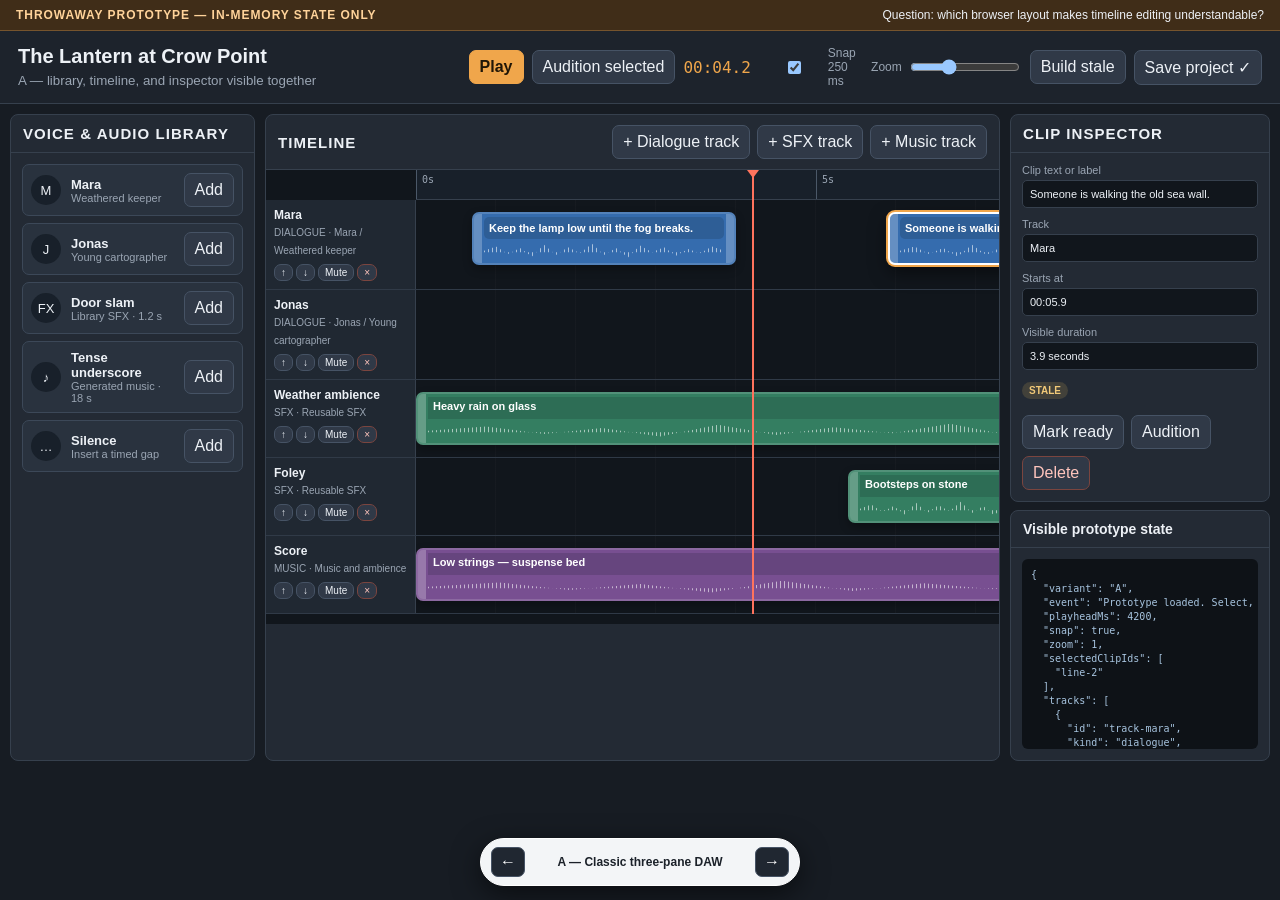
<file: internal/demo/static/story-builder-prototype.html>
<!doctype html>
<html lang="en">
<head>
  <meta charset="utf-8">
  <meta name="viewport" content="width=device-width, initial-scale=1">
  <link rel="icon" href="data:,">
  <title>Story Builder timeline prototype</title>
  <style>
    /* PROTOTYPE: Three Story Builder layouts, switchable via ?variant=, on a throwaway standalone route. */
    :root {
      color-scheme: dark;
      --bg: #171c23;
      --panel: #232a34;
      --well: #11161c;
      --line: #36404d;
      --ink: #edf1f6;
      --muted: #9aa5b3;
      --accent: #f0a64b;
      --dialogue: #4f8edc;
      --sfx: #58b98b;
      --music: #af78d0;
      --silence: #717b87;
      --danger: #df6b5d;
      --ready: #64c985;
      --stale: #e7b95b;
      font-family: Bahnschrift, "Segoe UI", sans-serif;
    }
    * { box-sizing: border-box; }
    body { margin: 0; min-width: 960px; min-height: 100vh; background: var(--bg); color: var(--ink); }
    button, input { font: inherit; }
    button { color: var(--ink); background: #303947; border: 1px solid #465365; border-radius: 7px; padding: 7px 10px; cursor: pointer; }
    button:hover { border-color: var(--accent); }
    button.primary { background: var(--accent); color: #201607; border-color: var(--accent); font-weight: 700; }
    button.danger { color: #ffc5bd; border-color: #7b453f; }
    input { width: 100%; color: var(--ink); background: var(--well); border: 1px solid var(--line); border-radius: 5px; padding: 7px; }
    h1, h2, h3, p { margin-top: 0; }
    h1 { font-size: 20px; margin-bottom: 3px; }
    h2 { font-size: 15px; letter-spacing: .07em; text-transform: uppercase; }
    h3 { font-size: 14px; }
    small, .muted { color: var(--muted); }
    .prototype-banner { display: flex; align-items: center; justify-content: space-between; gap: 16px; padding: 8px 16px; background: #402d18; border-bottom: 1px solid #76542d; font-size: 12px; }
    .prototype-banner strong { color: #ffd39a; letter-spacing: .08em; }
    .app-header { display: flex; align-items: center; justify-content: space-between; gap: 18px; padding: 14px 18px; background: #1d232c; border-bottom: 1px solid var(--line); }
    .transport { display: flex; align-items: center; gap: 8px; flex-wrap: wrap; }
    .transport .time { min-width: 75px; font-family: "Cascadia Mono", Consolas, monospace; color: var(--accent); }
    .transport label { display: flex; align-items: center; gap: 6px; color: var(--muted); font-size: 12px; }
    .transport input[type="range"] { width: 110px; padding: 0; }
    .panel { background: var(--panel); border: 1px solid var(--line); border-radius: 8px; min-width: 0; }
    .panel-head { display: flex; align-items: center; justify-content: space-between; gap: 8px; padding: 10px 12px; border-bottom: 1px solid var(--line); }
    .panel-head h2, .panel-head h3 { margin: 0; }
    .panel-body { padding: 11px; }
    .asset-card { display: grid; grid-template-columns: 32px 1fr auto; align-items: center; gap: 8px; padding: 8px; margin-bottom: 7px; background: #29323e; border: 1px solid #3c4858; border-radius: 7px; }
    .asset-icon { display: grid; place-items: center; width: 30px; height: 30px; border-radius: 50%; background: #18202a; font-size: 13px; }
    .asset-card strong { display: block; font-size: 13px; }
    .asset-card small { display: block; font-size: 11px; }
    .stack { display: grid; gap: 8px; }
    .button-row { display: flex; gap: 7px; flex-wrap: wrap; }
    .timeline-shell { position: relative; background: var(--well); overflow: hidden; min-width: 0; }
    .timeline-scroll { overflow-x: auto; overflow-y: visible; padding-bottom: 10px; }
    .timeline-canvas { position: relative; min-width: 100%; }
    .ruler { position: sticky; top: 0; z-index: 5; height: 30px; margin-left: 150px; background: #18202a; border-bottom: 1px solid var(--line); }
    .tick { position: absolute; bottom: 0; height: 100%; border-left: 1px solid #4b5868; padding: 4px 0 0 5px; color: var(--muted); font: 10px "Cascadia Mono", monospace; }
    .track-row { display: grid; grid-template-columns: 150px 1fr; min-height: 78px; border-bottom: 1px solid #303a47; }
    .track-head { position: sticky; left: 0; z-index: 4; padding: 8px; background: #202832; border-right: 1px solid var(--line); }
    .track-head strong { display: block; font-size: 12px; }
    .track-head small { font-size: 10px; }
    .track-actions { display: flex; gap: 3px; margin-top: 6px; }
    .track-actions button { padding: 2px 6px; font-size: 10px; }
    .track-lane { position: relative; background-image: linear-gradient(to right, transparent calc(100% - 1px), rgba(255,255,255,.045) 100%); background-repeat: repeat-x; transition: box-shadow .12s, background-color .12s; }
    .track-lane.is-drop-target { background-color: rgba(240,166,75,.12); box-shadow: inset 0 0 0 2px var(--accent); }
    .clip { position: absolute; top: 12px; height: 53px; min-width: 32px; border-radius: 7px; border: 2px solid rgba(255,255,255,.15); box-shadow: 0 4px 10px rgba(0,0,0,.3); overflow: hidden; user-select: none; touch-action: none; cursor: grab; }
    .clip[data-type="dialogue"] { background: #356cae; }
    .clip[data-type="sfx"] { background: #347e61; }
    .clip[data-type="music"] { background: #784f91; }
    .clip[data-type="silence"] { background: #4b545f; }
    .clip.is-selected { border-color: #fff; box-shadow: 0 0 0 2px var(--accent), 0 7px 18px rgba(0,0,0,.5); z-index: 3; }
    .clip.is-stale::after { content: "STALE"; position: absolute; top: 3px; right: 5px; color: #241b0a; background: var(--stale); border-radius: 4px; padding: 1px 4px; font-size: 8px; font-weight: 800; }
    .clip-label { display: block; width: calc(100% - 20px); height: 22px; margin: 3px 10px 0; padding: 2px 4px; color: #fff; background: rgba(10,20,30,.16); border: 1px solid transparent; white-space: nowrap; overflow: hidden; text-overflow: ellipsis; font-size: 11px; font-weight: 700; }
    input.clip-label { cursor: text; }
    input.clip-label:hover, input.clip-label:focus { background: rgba(10,20,30,.46); border-color: rgba(255,255,255,.72); outline: none; }
    .wave { height: 17px; margin: 4px 10px; opacity: .72; background: repeating-linear-gradient(90deg, rgba(255,255,255,.8) 0 1px, transparent 1px 4px); clip-path: polygon(0 45%,5% 20%,10% 65%,15% 30%,20% 80%,25% 10%,30% 70%,35% 25%,40% 60%,45% 5%,50% 70%,55% 30%,60% 85%,65% 15%,70% 55%,75% 25%,80% 75%,85% 35%,90% 60%,95% 20%,100% 45%,100% 55%,0 55%); }
    .trim-handle { position: absolute; top: 0; bottom: 0; width: 8px; background: rgba(255,255,255,.24); cursor: ew-resize; }
    .trim-handle.left { left: 0; }
    .trim-handle.right { right: 0; }
    .playhead { position: absolute; z-index: 6; top: 0; bottom: 0; width: 2px; margin-left: 150px; background: #ff735d; pointer-events: none; }
    .playhead::before { content: ""; position: absolute; top: 0; left: -5px; border-left: 6px solid transparent; border-right: 6px solid transparent; border-top: 8px solid #ff735d; }
    .inspector label { display: grid; gap: 4px; margin-bottom: 10px; font-size: 11px; color: var(--muted); }
    .status-chip { display: inline-block; padding: 3px 7px; border-radius: 999px; font-size: 10px; text-transform: uppercase; font-weight: 800; }
    .status-chip.ready { background: rgba(100,201,133,.16); color: #8ee6aa; }
    .status-chip.stale { background: rgba(231,185,91,.16); color: #f1c978; }
    .state-panel pre { max-height: 190px; margin: 0; overflow: auto; padding: 9px; background: #0e1217; border-radius: 6px; color: #a7c4df; font: 10px/1.4 "Cascadia Mono", Consolas, monospace; }
    .variant-a { display: grid; grid-template-columns: 245px minmax(560px, 1fr) 260px; gap: 10px; padding: 10px 10px 80px; }
    .variant-a .timeline-panel { min-width: 0; }
    .variant-b { padding: 10px 10px 80px; }
    .variant-b-top { display: grid; grid-template-columns: minmax(430px, 1fr) 280px; gap: 10px; margin-bottom: 10px; }
    .cue-table { width: 100%; border-collapse: collapse; font-size: 12px; }
    .cue-table th, .cue-table td { padding: 8px; border-bottom: 1px solid var(--line); text-align: left; }
    .cue-table tr.is-selected { background: rgba(240,166,75,.12); }
    .cue-table button { padding: 4px 7px; }
    .variant-b-bottom { display: grid; grid-template-columns: minmax(600px, 1fr) 280px; gap: 10px; }
    .variant-c { position: relative; padding: 10px 10px 265px; min-height: calc(100vh - 100px); }
    .variant-c .timeline-panel { min-height: 540px; }
    .variant-c .track-row { min-height: 100px; }
    .variant-c .clip { top: 20px; height: 62px; }
    .floating-inspector { position: fixed; top: 118px; right: 28px; z-index: 20; width: 270px; box-shadow: 0 14px 34px rgba(0,0,0,.6); }
    .floating-inspector > .panel-head { cursor: move; touch-action: none; user-select: none; }
    .floating-inspector.is-moving { box-shadow: 0 18px 42px rgba(0,0,0,.75), 0 0 0 2px var(--accent); }
    .asset-dock { position: fixed; z-index: 12; left: 20px; right: 20px; bottom: 66px; padding: 10px; background: rgba(28,35,44,.98); border: 1px solid #526074; border-radius: 12px; box-shadow: 0 12px 32px rgba(0,0,0,.6); overflow-x: auto; }
    .dock-heading { display: flex; justify-content: space-between; gap: 14px; margin-bottom: 8px; }
    .dock-groups { display: flex; align-items: stretch; gap: 9px; min-width: max-content; }
    .parent-voice-group { min-width: 330px; padding: 8px; background: #232c37; border: 1px solid #435064; border-radius: 9px; }
    .parent-voice-head { display: flex; justify-content: space-between; gap: 8px; margin-bottom: 7px; }
    .parent-voice-head strong { font-size: 12px; }
    .parent-voice-head small { font-size: 10px; }
    .subvoice-row { display: flex; gap: 6px; }
    .drag-asset { display: grid; grid-template-columns: 28px minmax(110px,1fr) auto; align-items: center; gap: 6px; min-width: 150px; padding: 6px; background: #303a47; border: 1px solid #4a596c; border-radius: 7px; cursor: grab; }
    .drag-asset:active { cursor: grabbing; }
    .drag-asset strong, .drag-asset small { display: block; }
    .drag-asset strong { font-size: 11px; }
    .drag-asset small { font-size: 9px; }
    .drag-asset button { padding: 3px 7px; }
    .audio-asset-group { min-width: 500px; }
    .audio-asset-group .subvoice-row { flex-wrap: wrap; }
    .prototype-switcher { position: fixed; z-index: 100; left: 50%; bottom: 14px; transform: translateX(-50%); display: flex; align-items: center; gap: 10px; padding: 8px 10px; background: #f3f5f7; color: #1b2129; border: 1px solid #fff; border-radius: 999px; box-shadow: 0 8px 28px rgba(0,0,0,.55); }
    .prototype-switcher button { width: 34px; height: 30px; padding: 0; color: #fff; background: #202731; }
    .prototype-switcher strong { min-width: 210px; text-align: center; font-size: 12px; }
    .toast { position: fixed; z-index: 120; top: 54px; right: 14px; padding: 9px 12px; background: #162d22; border: 1px solid #438061; border-radius: 7px; opacity: 0; transform: translateY(-8px); transition: .16s; pointer-events: none; }
    .toast.show { opacity: 1; transform: translateY(0); }
  </style>
</head>
<body>
  <div class="prototype-banner">
    <strong>THROWAWAY PROTOTYPE — IN-MEMORY STATE ONLY</strong>
    <span>Question: which browser layout makes timeline editing understandable?</span>
  </div>
  <div id="app"></div>
  <div class="prototype-switcher" aria-label="Prototype variant switcher">
    <button id="variantPrevious" aria-label="Previous variant">←</button>
    <strong id="variantLabel"></strong>
    <button id="variantNext" aria-label="Next variant">→</button>
  </div>
  <div class="toast" id="toast"></div>

  <script>
    (() => {
      "use strict";

      const variants = [
        { key: "A", name: "Classic three-pane DAW" },
        { key: "B", name: "Script-first production desk" },
        { key: "C", name: "Timeline canvas with asset dock" }
      ];
      const state = {
        project: "The Lantern at Crow Point",
        durationMs: 30000,
        playheadMs: 4200,
        playing: false,
        snap: true,
        zoom: 1,
        selected: ["line-2"],
        tracks: [
          { id: "track-mara", kind: "dialogue", name: "Mara", binding: "Mara / Weathered keeper", muted: false, clips: [
            { id: "line-1", type: "dialogue", label: "Keep the lamp low until the fog breaks.", startMs: 700, durationMs: 3300, status: "ready" },
            { id: "line-2", type: "dialogue", label: "Someone is walking the old sea wall.", startMs: 5900, durationMs: 3900, status: "stale" }
          ]},
          { id: "track-jonas", kind: "dialogue", name: "Jonas", binding: "Jonas / Young cartographer", muted: false, clips: [
            { id: "line-3", type: "dialogue", label: "That path vanished twenty years ago.", startMs: 10100, durationMs: 3600, status: "ready" }
          ]},
          { id: "track-ambience", kind: "sfx", name: "Weather ambience", binding: "Reusable SFX", muted: false, clips: [
            { id: "sfx-1", type: "sfx", label: "Heavy rain on glass", startMs: 0, durationMs: 14800, status: "ready" }
          ]},
          { id: "track-foley", kind: "sfx", name: "Foley", binding: "Reusable SFX", muted: false, clips: [
            { id: "sfx-2", type: "sfx", label: "Bootsteps on stone", startMs: 5400, durationMs: 3100, status: "ready" }
          ]},
          { id: "track-music", kind: "music", name: "Score", binding: "Music and ambience", muted: false, clips: [
            { id: "music-1", type: "music", label: "Low strings — suspense bed", startMs: 0, durationMs: 18000, status: "ready" }
          ]}
        ],
        event: "Prototype loaded. Select, Shift-select, drag, or trim a clip."
      };
      let playTimer = null;
      let toastTimer = null;
      let draggingAsset = null;
      let floatingInspectorPosition = null;

      function variantFromURL() {
        const key = (new URLSearchParams(location.search).get("variant") || "A").toUpperCase();
        return variants.some(item => item.key === key) ? key : "A";
      }

      function setVariant(key) {
        const url = new URL(location.href);
        url.searchParams.set("variant", key);
        history.replaceState({}, "", url);
        render();
      }

      function cycleVariant(direction) {
        const index = variants.findIndex(item => item.key === variantFromURL());
        setVariant(variants[(index + direction + variants.length) % variants.length].key);
      }

      function allClips() {
        return state.tracks.flatMap(track => track.clips.map(clip => ({ track, clip })));
      }

      function selectedEntries() {
        return allClips().filter(entry => state.selected.includes(entry.clip.id));
      }

      function primarySelection() {
        return selectedEntries()[0] || null;
      }

      function formatTime(ms) {
        const seconds = Math.max(0, ms) / 1000;
        return `00:${seconds.toFixed(1).padStart(4, "0")}`;
      }

      function commit(message) {
        state.event = message;
        render();
        showToast(message);
      }

      function showToast(message) {
        const toast = document.getElementById("toast");
        toast.textContent = message;
        toast.classList.add("show");
        clearTimeout(toastTimer);
        toastTimer = setTimeout(() => toast.classList.remove("show"), 1600);
      }

      function transportHTML() {
        return `<div class="transport">
          <button class="primary" data-action="play">${state.playing ? "Pause" : "Play"}</button>
          <button data-action="audition">Audition selected</button>
          <span class="time">${formatTime(state.playheadMs)}</span>
          <label><input type="checkbox" data-action="snap" ${state.snap ? "checked" : ""}> Snap 250 ms</label>
          <label>Zoom <input type="range" min="0.6" max="1.8" step="0.2" value="${state.zoom}" data-action="zoom"></label>
          <button data-action="build-stale">Build stale</button>
          <button data-action="save">Save project ✓</button>
        </div>`;
      }

      function headerHTML(subtitle) {
        return `<header class="app-header">
          <div><h1>${state.project}</h1><small>${subtitle}</small></div>
          ${transportHTML()}
        </header>`;
      }

      function assetCardsHTML(compact = false) {
        const assets = [
          ["dialogue", "M", "Mara", "Weathered keeper"],
          ["dialogue", "J", "Jonas", "Young cartographer"],
          ["sfx", "FX", "Door slam", "Library SFX · 1.2 s"],
          ["music", "♪", "Tense underscore", "Generated music · 18 s"],
          ["silence", "…", "Silence", "Insert a timed gap"]
        ];
        return assets.map(asset => `<div class="asset-card">
          <span class="asset-icon">${asset[1]}</span>
          <span><strong>${asset[2]}</strong><small>${asset[3]}</small></span>
          <button data-add="${asset[0]}" aria-label="Add ${asset[2]}">${compact ? "+" : "Add"}</button>
        </div>`).join("");
      }

      function trackControlsHTML() {
        return `<span class="button-row"><button data-add-track="dialogue">+ Dialogue track</button><button data-add-track="sfx">+ SFX track</button><button data-add-track="music">+ Music track</button></span>`;
      }

      function groupedAssetDockHTML() {
        const parents = [
          { name: "Avery Stone", voices: [
            { badge: "M", name: "Mara", detail: "Weathered keeper", binding: "Mara / Weathered keeper" },
            { badge: "C", name: "Old Captain", detail: "Gruff and guarded", binding: "Old Captain / Gruff and guarded" }
          ]},
          { name: "Elliot Vale", voices: [
            { badge: "J", name: "Jonas", detail: "Young cartographer", binding: "Jonas / Young cartographer" },
            { badge: "N", name: "Narrator", detail: "Measured storyteller", binding: "Narrator / Measured storyteller" }
          ]}
        ];
        const parentGroups = parents.map(parent => `<section class="parent-voice-group"><div class="parent-voice-head"><strong>Actor Voice · ${escapeHTML(parent.name)}</strong><small>Character Voices</small></div><div class="subvoice-row">${parent.voices.map(voice => `<div class="drag-asset" draggable="true" data-drag-type="dialogue" data-drag-label="Type the spoken line…" data-binding="${escapeAttribute(voice.binding)}"><span class="asset-icon">${voice.badge}</span><span><strong>${escapeHTML(voice.name)}</strong><small>${escapeHTML(voice.detail)}</small></span><button data-add="dialogue" data-add-label="Type the spoken line…" data-binding="${escapeAttribute(voice.binding)}" aria-label="Add ${escapeAttribute(voice.name)}">+</button></div>`).join("")}</div></section>`).join("");
        const audioAssets = [
          { type: "sfx", badge: "FX", name: "Door slam", detail: "Library SFX · 1.2 s" },
          { type: "sfx", badge: "FX", name: "Heavy rain", detail: "Library ambience · 14.8 s" },
          { type: "music", badge: "♪", name: "Tense underscore", detail: "Generated music · 18 s" },
          { type: "silence", badge: "…", name: "Silence", detail: "Timed gap" }
        ];
        return `<div class="dock-heading"><span><strong>Voice & Character Library</strong> <small>Drag a Character Voice or audio asset onto a compatible track.</small></span><small>Actor Voice → Character Voice</small></div><div class="dock-groups">${parentGroups}<section class="parent-voice-group audio-asset-group"><div class="parent-voice-head"><strong>Audio assets</strong><small>SFX · Music · utility</small></div><div class="subvoice-row">${audioAssets.map(asset => `<div class="drag-asset" draggable="true" data-drag-type="${asset.type}" data-drag-label="${escapeAttribute(asset.name)}"><span class="asset-icon">${asset.badge}</span><span><strong>${escapeHTML(asset.name)}</strong><small>${escapeHTML(asset.detail)}</small></span><button data-add="${asset.type}" data-add-label="${escapeAttribute(asset.name)}" aria-label="Add ${escapeAttribute(asset.name)}">+</button></div>`).join("")}</div></section></div>`;
      }

      function rulerHTML(scale) {
        let html = "";
        for (let second = 0; second <= 30; second += 5) {
          html += `<span class="tick" style="left:${second * 1000 * scale}px">${second}s</span>`;
        }
        return html;
      }

      function trackRowsHTML(scale) {
        return state.tracks.map((track, trackIndex) => {
          const clips = track.clips.map(clip => `<div class="clip ${state.selected.includes(clip.id) ? "is-selected" : ""} ${clip.status === "stale" ? "is-stale" : ""}" data-clip="${clip.id}" data-type="${clip.type}" style="left:${clip.startMs * scale}px;width:${clip.durationMs * scale}px" title="Drag to move; drag either edge to trim">
              <span class="trim-handle left" data-trim="left"></span>
              ${clip.type === "dialogue" ? `<input class="clip-label" data-inline-label="${clip.id}" value="${escapeAttribute(clip.label)}" aria-label="Edit spoken line">` : `<div class="clip-label">${escapeHTML(clip.label)}</div>`}
              <div class="wave"></div>
              <span class="trim-handle right" data-trim="right"></span>
            </div>`).join("");
          return `<div class="track-row" data-track="${track.id}">
            <div class="track-head"><strong>${escapeHTML(track.name)}</strong><small>${track.kind.toUpperCase()} · ${escapeHTML(track.binding)}</small>
              <div class="track-actions"><button data-track-up="${track.id}" ${trackIndex === 0 ? "disabled" : ""}>↑</button><button data-track-down="${track.id}" ${trackIndex === state.tracks.length - 1 ? "disabled" : ""}>↓</button><button data-track-mute="${track.id}">${track.muted ? "Unmute" : "Mute"}</button><button class="danger" data-track-remove="${track.id}" aria-label="Remove ${escapeAttribute(track.name)} track">×</button></div>
            </div>
            <div class="track-lane" data-scale="${scale}" style="min-width:${state.durationMs * scale}px;background-size:${1000 * scale}px 100%">${clips}</div>
          </div>`;
        }).join("");
      }

      function timelineHTML() {
        const scale = .08 * state.zoom;
        return `<div class="timeline-shell"><div class="timeline-scroll"><div class="timeline-canvas" style="width:${state.durationMs * scale + 150}px">
          <div class="ruler">${rulerHTML(scale)}</div>
          ${trackRowsHTML(scale)}
          <div class="playhead" style="left:${state.playheadMs * scale}px"></div>
        </div></div></div>`;
      }

      function inspectorHTML() {
        const entry = primarySelection();
        if (!entry) return `<div class="panel-body inspector"><p class="muted">Select a clip to edit it. Shift-click selects more than one.</p></div>`;
        const clip = entry.clip;
        return `<div class="panel-body inspector">
          <label>Clip text or label<input data-field="label" value="${escapeAttribute(clip.label)}"></label>
          <label>Track<input value="${escapeAttribute(entry.track.name)}" readonly></label>
          <label>Starts at<input value="${formatTime(clip.startMs)}" readonly></label>
          <label>Visible duration<input value="${(clip.durationMs / 1000).toFixed(1)} seconds" readonly></label>
          <p><span class="status-chip ${clip.status}">${clip.status}</span> ${state.selected.length > 1 ? `<small>${state.selected.length} clips selected</small>` : ""}</p>
          <div class="button-row"><button data-action="toggle-stale">${clip.status === "stale" ? "Mark ready" : "Mark stale"}</button><button data-action="audition">Audition</button><button class="danger" data-action="delete">Delete</button></div>
        </div>`;
      }

      function stateHTML() {
        const visibleState = {
          variant: variantFromURL(),
          event: state.event,
          playheadMs: Math.round(state.playheadMs),
          snap: state.snap,
          zoom: state.zoom,
          selectedClipIds: state.selected,
          tracks: state.tracks.map(track => ({ id: track.id, kind: track.kind, characterVoice: track.kind === "dialogue" ? track.binding : undefined, clips: track.clips.map(clip => ({ id: clip.id, type: clip.type, startMs: clip.startMs, durationMs: clip.durationMs, status: clip.status })) }))
        };
        return `<div class="panel state-panel"><div class="panel-head"><h3>Visible prototype state</h3></div><div class="panel-body"><pre>${escapeHTML(JSON.stringify(visibleState, null, 2))}</pre></div></div>`;
      }

      function variantAHTML() {
        return `${headerHTML("A — library, timeline, and inspector visible together")}
          <main class="variant-a">
            <section class="panel"><div class="panel-head"><h2>Voice & audio library</h2></div><div class="panel-body">${assetCardsHTML()}</div></section>
            <section class="panel timeline-panel"><div class="panel-head"><h2>Timeline</h2>${trackControlsHTML()}</div>${timelineHTML()}</section>
            <aside class="stack"><section class="panel"><div class="panel-head"><h2>Clip inspector</h2></div>${inspectorHTML()}</section>${stateHTML()}</aside>
          </main>`;
      }

      function cueRowsHTML() {
        return allClips().filter(entry => entry.clip.type === "dialogue").map(entry => `<tr class="${state.selected.includes(entry.clip.id) ? "is-selected" : ""}">
          <td><button data-select="${entry.clip.id}">${state.selected.includes(entry.clip.id) ? "●" : "○"}</button></td>
          <td><strong>${escapeHTML(entry.track.name)}</strong><br><small>${escapeHTML(entry.track.binding)}</small></td>
          <td>${escapeHTML(entry.clip.label)}</td>
          <td><span class="status-chip ${entry.clip.status}">${entry.clip.status}</span></td>
          <td>${formatTime(entry.clip.startMs)}</td>
        </tr>`).join("");
      }

      function variantBHTML() {
        return `${headerHTML("B — write and build dialogue first; timing stays directly below")}
          <main class="variant-b">
            <div class="variant-b-top">
              <section class="panel"><div class="panel-head"><h2>Dialogue cues</h2><button data-add="dialogue">New line</button></div><div class="panel-body"><table class="cue-table"><thead><tr><th></th><th>Character</th><th>Line</th><th>Audio</th><th>Start</th></tr></thead><tbody>${cueRowsHTML()}</tbody></table></div></section>
              <aside class="stack"><section class="panel"><div class="panel-head"><h2>Production assets</h2></div><div class="panel-body">${assetCardsHTML(true)}</div></section>${stateHTML()}</aside>
            </div>
            <div class="variant-b-bottom">
              <section class="panel"><div class="panel-head"><h2>Timing and mix</h2>${trackControlsHTML()}</div>${timelineHTML()}</section>
              <section class="panel"><div class="panel-head"><h2>Selected cue</h2></div>${inspectorHTML()}</section>
            </div>
          </main>`;
      }

      function variantCHTML() {
        return `${headerHTML("C — the timeline dominates; tools appear where the work happens")}
          <main class="variant-c">
            <section class="panel timeline-panel"><div class="panel-head"><h2>Story canvas</h2>${trackControlsHTML()}</div>${timelineHTML()}</section>
            <aside class="panel floating-inspector"><div class="panel-head"><h2>Selection</h2></div>${inspectorHTML()}<div class="panel-body">${stateHTML()}</div></aside>
            <div class="asset-dock">${groupedAssetDockHTML()}</div>
          </main>`;
      }

      function escapeHTML(value) {
        return String(value).replace(/[&<>"']/g, character => ({ "&": "&amp;", "<": "&lt;", ">": "&gt;", '"': "&quot;", "'": "&#039;" })[character]);
      }

      function escapeAttribute(value) { return escapeHTML(value); }

      function snap(value) { return state.snap ? Math.round(value / 250) * 250 : Math.round(value); }

      function addClip(type, options = {}) {
        const id = `new-${type}-${Date.now()}`;
        const labels = { dialogue: "New spoken line", sfx: "Door slam", music: "Tense underscore", silence: "Silence" };
        const durationMs = type === "music" ? 7000 : type === "silence" ? 1500 : 2400;
        const requestedTrack = options.trackId ? state.tracks.find(item => item.id === options.trackId) : null;
        const trackKind = type === "silence" ? (requestedTrack ? requestedTrack.kind : "dialogue") : type;
        let candidates = options.trackId ? state.tracks.filter(item => item.id === options.trackId && item.kind === trackKind) : state.tracks.filter(item => item.kind === trackKind);
        if (type === "dialogue" && options.binding) {
          const compatible = candidates.filter(track => track.binding === options.binding || track.clips.length === 0 || track.binding === "Drop a Character Voice here");
          if (options.trackId && !compatible.length) {
            commit(`Drop blocked: this Dialogue Track belongs to ${candidates[0] ? candidates[0].binding : "another Character Voice"}. Add a Dialogue Track for ${options.binding}.`);
            return;
          }
          candidates = compatible;
        }
        if (!candidates.length) candidates = [addTrack(trackKind, false, options.binding)];
        const proposedStart = options.startMs == null ? state.playheadMs : options.startMs;
        const placements = candidates.map(track => ({ track, startMs: firstOpenStart(track, proposedStart, durationMs) }));
        placements.sort((left, right) => left.startMs - right.startMs);
        const placement = placements[0];
        if (type === "dialogue" && options.binding && (placement.track.clips.length === 0 || placement.track.binding === "Drop a Character Voice here")) placement.track.binding = options.binding;
        const start = Math.max(0, Math.min(state.durationMs - durationMs, placement.startMs));
        const label = options.label || labels[type];
        placement.track.clips.push({ id, type, label, startMs: start, durationMs, status: type === "dialogue" ? "stale" : "ready" });
        state.selected = [id];
        commit(`${label} added to ${placement.track.name} at ${formatTime(start)}.`);
      }

      function firstOpenStart(track, proposedStart, durationMs) {
        let candidate = snap(proposedStart);
        const clips = [...track.clips].sort((left, right) => left.startMs - right.startMs);
        clips.forEach(clip => {
          const overlaps = candidate < clip.startMs + clip.durationMs && candidate + durationMs > clip.startMs;
          if (overlaps) candidate = snap(clip.startMs + clip.durationMs + 250);
        });
        return candidate;
      }

      function addTrack(kind, announce = true, binding = "") {
        const count = state.tracks.filter(track => track.kind === kind).length + 1;
        const names = { dialogue: `Dialogue ${count}`, sfx: `SFX ${count}`, music: `Music ${count}` };
        const bindings = { dialogue: binding || "Drop a Character Voice here", sfx: "Reusable SFX", music: "Music and ambience" };
        const track = { id: `track-${kind}-${Date.now()}`, kind, name: names[kind], binding: bindings[kind], muted: false, clips: [] };
        state.tracks.push(track);
        if (announce) commit(`${track.name} added.`);
        return track;
      }

      function removeTrack(id) {
        const track = state.tracks.find(item => item.id === id);
        if (!track) return;
        const removedClipIds = track.clips.map(clip => clip.id);
        state.tracks = state.tracks.filter(item => item.id !== id);
        state.selected = state.selected.filter(clipId => !removedClipIds.includes(clipId));
        commit(`${track.name} removed with ${track.clips.length} clip${track.clips.length === 1 ? "" : "s"}.`);
      }

      function deleteSelected() {
        if (!state.selected.length) return;
        const removed = state.selected.length;
        state.tracks.forEach(track => { track.clips = track.clips.filter(clip => !state.selected.includes(clip.id)); });
        state.selected = [];
        commit(`${removed} selected clip${removed === 1 ? "" : "s"} removed from the in-memory prototype.`);
      }

      function moveTrack(id, direction) {
        const index = state.tracks.findIndex(track => track.id === id);
        const target = index + direction;
        if (index < 0 || target < 0 || target >= state.tracks.length) return;
        const [track] = state.tracks.splice(index, 1);
        state.tracks.splice(target, 0, track);
        commit(`${track.name} moved ${direction < 0 ? "up" : "down"}.`);
      }

      function wirePointerEditing() {
        document.querySelectorAll(".clip").forEach(element => {
          element.addEventListener("pointerdown", event => {
            if (event.target.matches("input")) return;
            const entry = allClips().find(item => item.clip.id === element.dataset.clip);
            if (!entry) return;
            const trimSide = event.target.dataset.trim || "move";
            if (!event.shiftKey && !state.selected.includes(entry.clip.id)) state.selected = [entry.clip.id];
            if (event.shiftKey) state.selected = state.selected.includes(entry.clip.id) ? state.selected.filter(id => id !== entry.clip.id) : [...state.selected, entry.clip.id];
            const startX = event.clientX;
            const originalStart = entry.clip.startMs;
            const originalDuration = entry.clip.durationMs;
            element.setPointerCapture(event.pointerId);
            const move = moveEvent => {
              const scale = .08 * state.zoom;
              const delta = snap((moveEvent.clientX - startX) / scale);
              if (trimSide === "move") entry.clip.startMs = Math.max(0, Math.min(state.durationMs - entry.clip.durationMs, snap(originalStart + delta)));
              if (trimSide === "left") {
                const proposedStart = Math.max(0, snap(originalStart + delta));
                const end = originalStart + originalDuration;
                entry.clip.startMs = Math.min(end - 500, proposedStart);
                entry.clip.durationMs = end - entry.clip.startMs;
              }
              if (trimSide === "right") entry.clip.durationMs = Math.max(500, Math.min(state.durationMs - originalStart, snap(originalDuration + delta)));
              element.style.left = `${entry.clip.startMs * scale}px`;
              element.style.width = `${entry.clip.durationMs * scale}px`;
            };
            const up = () => {
              element.removeEventListener("pointermove", move);
              element.removeEventListener("pointerup", up);
              element.removeEventListener("pointercancel", up);
              const collides = entry.track.clips.some(clip => clip.id !== entry.clip.id && entry.clip.startMs < clip.startMs + clip.durationMs && entry.clip.startMs + entry.clip.durationMs > clip.startMs);
              if (collides) {
                entry.clip.startMs = originalStart;
                entry.clip.durationMs = originalDuration;
                commit(`${entry.clip.label} returned to its previous position because clips cannot overlap within one track.`);
                return;
              }
              commit(`${entry.clip.label} ${trimSide === "move" ? "moved" : "trimmed"}: ${formatTime(entry.clip.startMs)}, ${(entry.clip.durationMs / 1000).toFixed(2)} s.`);
            };
            element.addEventListener("pointermove", move);
            element.addEventListener("pointerup", up);
            element.addEventListener("pointercancel", up);
          });
        });
      }

      function wireDragAndDrop() {
        document.querySelectorAll("[draggable=true][data-drag-type]").forEach(asset => asset.addEventListener("dragstart", event => {
          draggingAsset = { type: asset.dataset.dragType, label: asset.dataset.dragLabel, binding: asset.dataset.binding || "" };
          event.dataTransfer.effectAllowed = "copy";
          event.dataTransfer.setData("application/json", JSON.stringify(draggingAsset));
        }));
        document.querySelectorAll("[draggable=true][data-drag-type]").forEach(asset => asset.addEventListener("dragend", () => {
          draggingAsset = null;
          document.querySelectorAll(".track-lane").forEach(lane => lane.classList.remove("is-drop-target"));
        }));
        document.querySelectorAll(".track-lane").forEach(lane => {
          const clear = () => lane.classList.remove("is-drop-target");
          lane.addEventListener("dragover", event => {
            const asset = draggingAsset;
            if (!asset) return;
            const track = state.tracks.find(item => item.id === lane.closest("[data-track]").dataset.track);
            const compatible = asset.type === "silence" || asset.type === track.kind;
            if (!compatible) return;
            event.preventDefault();
            event.dataTransfer.dropEffect = "copy";
            lane.classList.add("is-drop-target");
          });
          lane.addEventListener("dragleave", clear);
          lane.addEventListener("drop", event => {
            event.preventDefault();
            clear();
            let asset = draggingAsset;
            if (!asset) { try { asset = JSON.parse(event.dataTransfer.getData("application/json")); } catch (_) { return; } }
            const trackId = lane.closest("[data-track]").dataset.track;
            const scale = Number(lane.dataset.scale);
            const startMs = snap((event.clientX - lane.getBoundingClientRect().left) / scale);
            addClip(asset.type, { trackId, startMs, label: asset.label, binding: asset.binding });
          });
        });
      }

      function wireFloatingInspector() {
        const panel = document.querySelector(".floating-inspector");
        if (!panel) return;
        const header = panel.querySelector(":scope > .panel-head");
        const place = (left, top) => {
          const maxLeft = Math.max(8, innerWidth - panel.offsetWidth - 8);
          const maxTop = Math.max(8, innerHeight - panel.offsetHeight - 8);
          const position = { left: Math.max(8, Math.min(maxLeft, left)), top: Math.max(8, Math.min(maxTop, top)) };
          panel.style.left = `${position.left}px`;
          panel.style.top = `${position.top}px`;
          panel.style.right = "auto";
          floatingInspectorPosition = position;
        };
        if (floatingInspectorPosition) place(floatingInspectorPosition.left, floatingInspectorPosition.top);
        header.addEventListener("pointerdown", event => {
          if (event.button !== 0) return;
          event.preventDefault();
          const rect = panel.getBoundingClientRect();
          const offsetX = event.clientX - rect.left;
          const offsetY = event.clientY - rect.top;
          header.setPointerCapture(event.pointerId);
          panel.classList.add("is-moving");
          const move = moveEvent => place(moveEvent.clientX - offsetX, moveEvent.clientY - offsetY);
          const stop = stopEvent => {
            panel.classList.remove("is-moving");
            header.releasePointerCapture(stopEvent.pointerId);
            header.removeEventListener("pointermove", move);
            header.removeEventListener("pointerup", stop);
            header.removeEventListener("pointercancel", stop);
          };
          header.addEventListener("pointermove", move);
          header.addEventListener("pointerup", stop);
          header.addEventListener("pointercancel", stop);
        });
      }

      function wireActions() {
        document.querySelectorAll("[data-add]").forEach(button => button.addEventListener("click", () => addClip(button.dataset.add, { label: button.dataset.addLabel, binding: button.dataset.binding || "" })));
        document.querySelectorAll("[data-add-track]").forEach(button => button.addEventListener("click", () => addTrack(button.dataset.addTrack)));
        document.querySelectorAll("[data-select]").forEach(button => button.addEventListener("click", event => {
          state.selected = event.shiftKey && state.selected.includes(button.dataset.select) ? state.selected.filter(id => id !== button.dataset.select) : event.shiftKey ? [...state.selected, button.dataset.select] : [button.dataset.select];
          commit("Cue selection changed.");
        }));
        document.querySelectorAll("[data-track-up]").forEach(button => button.addEventListener("click", () => moveTrack(button.dataset.trackUp, -1)));
        document.querySelectorAll("[data-track-down]").forEach(button => button.addEventListener("click", () => moveTrack(button.dataset.trackDown, 1)));
        document.querySelectorAll("[data-track-mute]").forEach(button => button.addEventListener("click", () => {
          const track = state.tracks.find(item => item.id === button.dataset.trackMute); track.muted = !track.muted; commit(`${track.name} ${track.muted ? "muted" : "unmuted"}.`);
        }));
        document.querySelectorAll("[data-track-remove]").forEach(button => button.addEventListener("click", () => removeTrack(button.dataset.trackRemove)));
        document.querySelectorAll("[data-action]").forEach(control => control.addEventListener(control.matches("input[type=range]") ? "input" : "click", () => {
          const action = control.dataset.action;
          if (action === "play") togglePlay();
          if (action === "audition") auditionSelected();
          if (action === "snap") { state.snap = control.checked; commit(`Snap ${state.snap ? "enabled" : "disabled"}.`); }
          if (action === "zoom") { state.zoom = Number(control.value); commit(`Timeline zoom set to ${state.zoom.toFixed(1)}×.`); }
          if (action === "toggle-stale") { const entry = primarySelection(); if (entry) { entry.clip.status = entry.clip.status === "stale" ? "ready" : "stale"; commit(`${entry.clip.label} marked ${entry.clip.status}.`); } }
          if (action === "delete") deleteSelected();
          if (action === "build-stale") { const stale = allClips().filter(entry => entry.clip.status === "stale"); stale.forEach(entry => entry.clip.status = "ready"); commit(`${stale.length} stale dialogue clip${stale.length === 1 ? "" : "s"} rebuilt in the simulation.`); }
          if (action === "save") commit("All accepted edits are already autosaved; explicit save status is healthy.");
        }));
        document.querySelectorAll("[data-field=label]").forEach(input => input.addEventListener("change", () => {
          const entry = primarySelection(); if (!entry) return; entry.clip.label = input.value; if (entry.clip.type === "dialogue") entry.clip.status = "stale"; commit("Clip text changed; dialogue audio is now stale.");
        }));
        document.querySelectorAll("[data-inline-label]").forEach(input => {
          input.addEventListener("pointerdown", event => event.stopPropagation());
          input.addEventListener("change", () => {
            const entry = allClips().find(item => item.clip.id === input.dataset.inlineLabel);
            if (!entry) return;
            entry.clip.label = input.value;
            entry.clip.status = "stale";
            state.selected = [entry.clip.id];
            commit("Spoken line edited on the clip; its generated audio is now stale.");
          });
        });
        wirePointerEditing();
        wireDragAndDrop();
        wireFloatingInspector();
      }

      function togglePlay() {
        state.playing = !state.playing;
        if (state.playing) {
          clearInterval(playTimer);
          playTimer = setInterval(() => {
            state.playheadMs += 100;
            if (state.playheadMs >= state.durationMs) { state.playheadMs = 0; state.playing = false; clearInterval(playTimer); }
            const head = document.querySelector(".playhead");
            const time = document.querySelector(".transport .time");
            if (head) head.style.left = `${state.playheadMs * .08 * state.zoom}px`;
            if (time) time.textContent = formatTime(state.playheadMs);
          }, 100);
        } else clearInterval(playTimer);
        commit(state.playing ? "Playback started." : "Playback paused.");
      }

      function auditionSelected() {
        const entry = primarySelection();
        if (!entry) return commit("Select a clip before auditioning.");
        state.playheadMs = entry.clip.startMs;
        state.event = `Auditioning ${entry.clip.label}.`;
        if (!state.playing) togglePlay(); else commit(state.event);
      }

      function render() {
        const key = variantFromURL();
        const app = document.getElementById("app");
        app.innerHTML = key === "A" ? variantAHTML() : key === "B" ? variantBHTML() : variantCHTML();
        document.getElementById("variantLabel").textContent = `${key} — ${variants.find(item => item.key === key).name}`;
        wireActions();
      }

      document.getElementById("variantPrevious").addEventListener("click", () => cycleVariant(-1));
      document.getElementById("variantNext").addEventListener("click", () => cycleVariant(1));
      addEventListener("keydown", event => {
        if (!["ArrowLeft", "ArrowRight"].includes(event.key)) return;
        if (event.target.matches("input, textarea, [contenteditable]")) return;
        cycleVariant(event.key === "ArrowLeft" ? -1 : 1);
      });
      addEventListener("popstate", render);
      render();
    })();
  </script>
</body>
</html>
</file>
